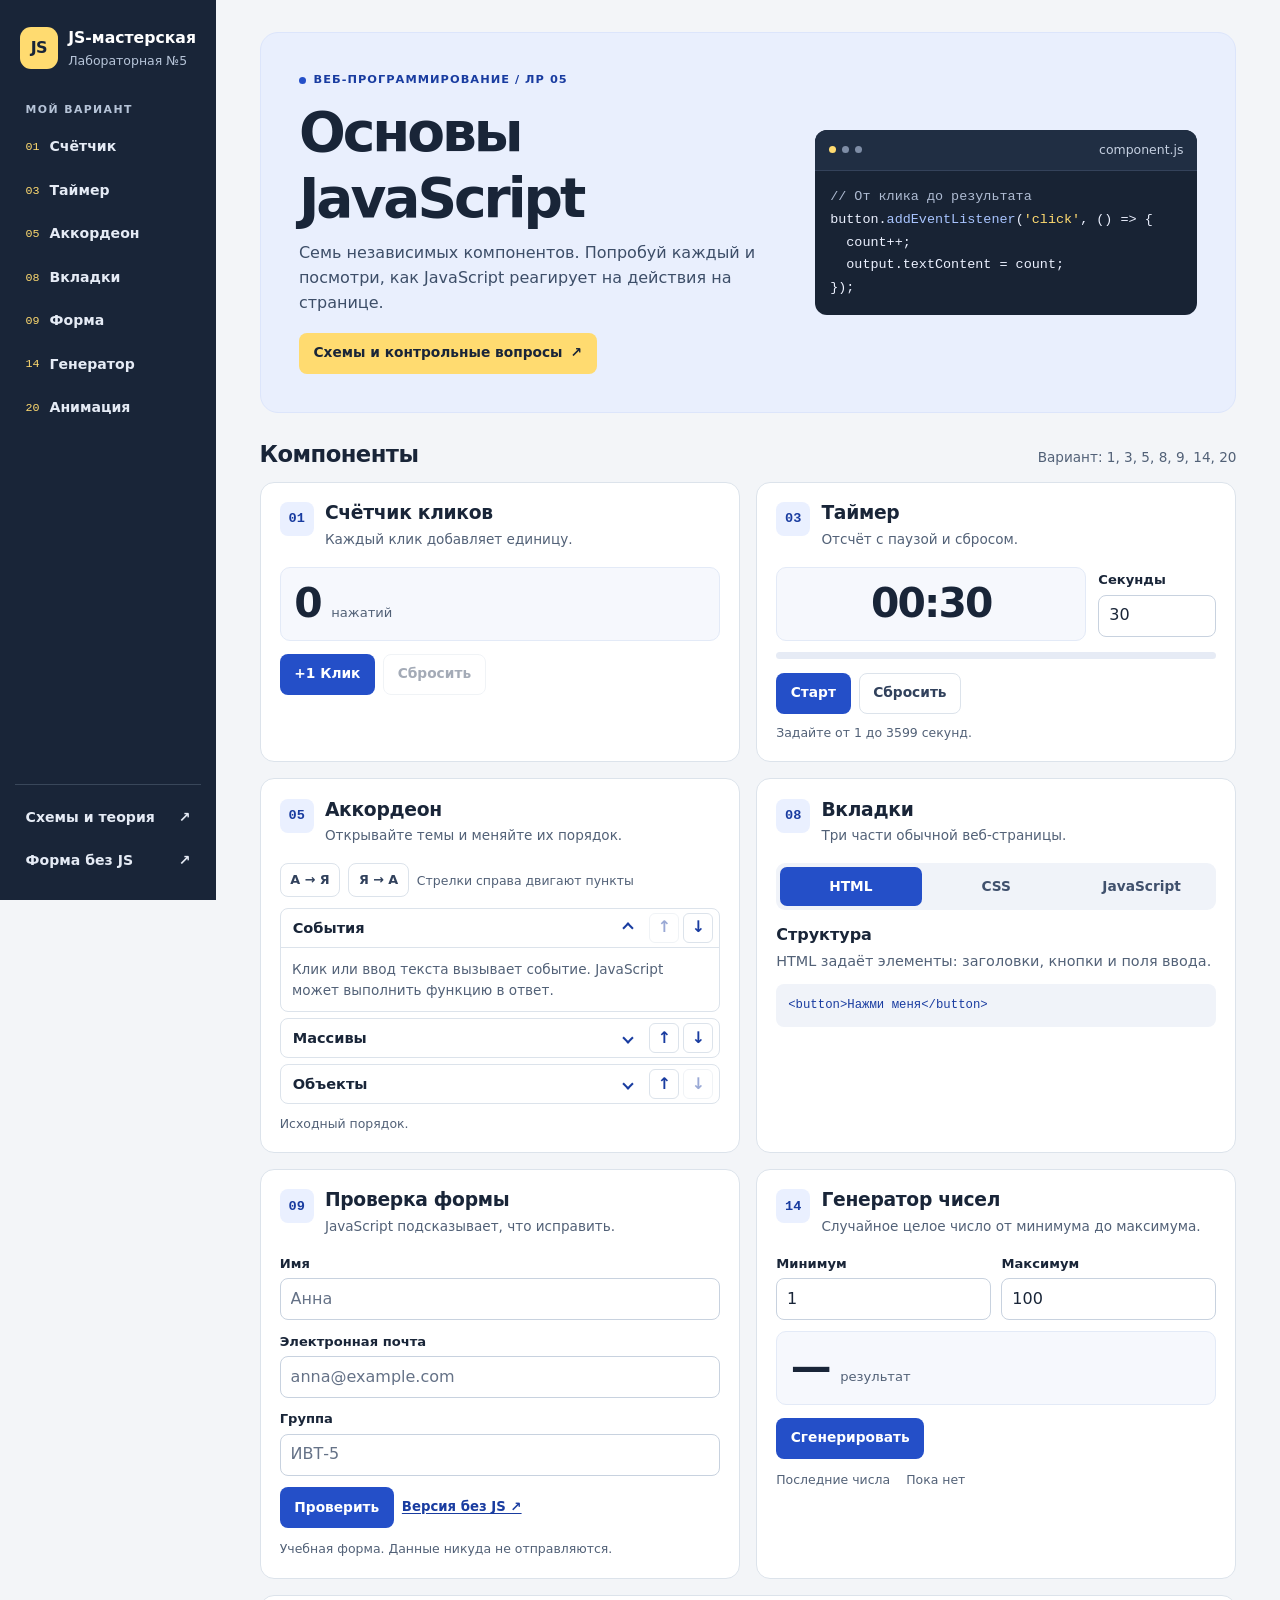
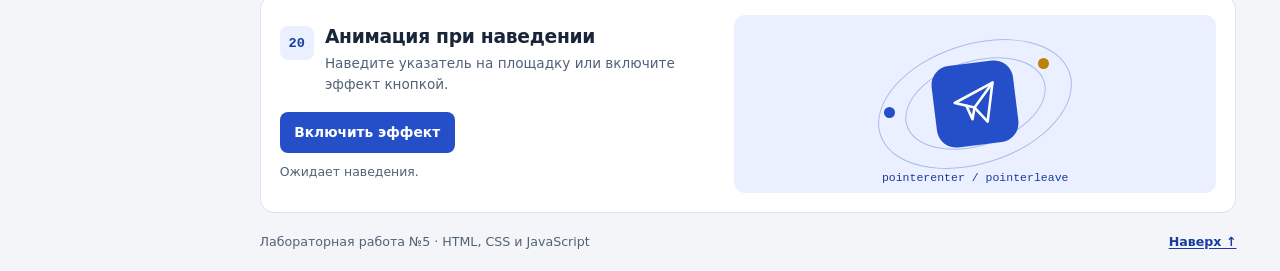
<file: index.html>
<!doctype html>
<html lang="ru">
<head>
  <meta charset="utf-8">
  <meta name="viewport" content="width=device-width, initial-scale=1">
  <meta name="theme-color" content="#182334">
  <title>Лабораторная №5 · JS-мастерская</title>
  <link rel="stylesheet" href="assets/css/style.css">
  <script src="assets/js/counter.js" defer></script>
  <script src="assets/js/countdown.js" defer></script>
  <script src="assets/js/accordion.js" defer></script>
  <script src="assets/js/tabs.js" defer></script>
  <script src="assets/js/validation.js" defer></script>
  <script src="assets/js/random.js" defer></script>
  <script src="assets/js/hover.js" defer></script>
</head>
<body>
  <a class="skip-link" href="#main">К компонентам</a>
  <div class="layout">
    <aside class="sidebar">
      <a class="brand" href="index.html">
        <span class="brand-icon" aria-hidden="true">JS</span>
        <span><strong>JS-мастерская</strong><small>Лабораторная №5</small></span>
      </a>
      <nav class="component-nav" aria-label="Компоненты">
        <p class="nav-label">Мой вариант</p>
        <a href="#counter"><span>01</span> Счётчик</a>
        <a href="#countdown"><span>03</span> Таймер</a>
        <a href="#accordion"><span>05</span> Аккордеон</a>
        <a href="#tabs"><span>08</span> Вкладки</a>
        <a href="#validation"><span>09</span> Форма</a>
        <a href="#random"><span>14</span> Генератор</a>
        <a href="#hover"><span>20</span> Анимация</a>
      </nav>
      <div class="sidebar-bottom">
        <a href="docs/index.html">Схемы и теория <span aria-hidden="true">↗</span></a>
        <a href="native-form.html">Форма без JS <span aria-hidden="true">↗</span></a>
      </div>
    </aside>

    <main class="main" id="main">
      <header class="hero">
        <div>
          <p class="eyebrow"><span class="dot"></span> Веб-программирование / ЛР 05</p>
          <h1>Основы JavaScript</h1>
          <p>Семь независимых компонентов. Попробуй каждый и посмотри, как JavaScript реагирует на действия на странице.</p>
          <a class="button button-accent" href="docs/index.html">Схемы и контрольные вопросы <span aria-hidden="true">↗</span></a>
        </div>
        <div class="hero-code" aria-hidden="true">
          <div class="code-top"><span></span><span></span><span></span><small>component.js</small></div>
          <pre><span class="code-comment">// От клика до результата</span>
button.<span class="code-method">addEventListener</span>(<span class="code-string">'click'</span>, () =&gt; {
  count++;
  output.textContent = count;
});</pre>
        </div>
      </header>

      <noscript><p class="notice">Включите JavaScript, чтобы попробовать компоненты. <a href="native-form.html">Форма на HTML и CSS</a> работает и без него.</p></noscript>

      <div class="section-heading">
        <h2>Компоненты</h2>
        <span>Вариант: 1, 3, 5, 8, 9, 14, 20</span>
      </div>

      <div class="cards">
        <!-- 01. Счётчик кликов -->
        <section class="card" id="counter" aria-labelledby="counter-title">
          <header class="card-heading">
            <span class="number">01</span>
            <div><h3 id="counter-title">Счётчик кликов</h3><p>Каждый клик добавляет единицу.</p></div>
          </header>
          <div class="metric counter-metric">
            <output id="click-count" aria-label="Количество кликов">0</output>
            <span>нажатий</span>
          </div>
          <div class="actions">
            <button class="button button-primary" type="button" id="counter-add">+1 Клик</button>
            <button class="button button-secondary" type="button" id="counter-reset" disabled>Сбросить</button>
          </div>
        </section>

        <!-- 03. Таймер обратного отсчёта -->
        <section class="card" id="countdown" aria-labelledby="timer-title">
          <header class="card-heading">
            <span class="number">03</span>
            <div><h3 id="timer-title">Таймер</h3><p>Отсчёт с паузой и сбросом.</p></div>
          </header>
          <div class="timer-row">
            <div class="metric timer-metric"><span id="timer-display" role="timer" aria-label="Оставшееся время">00:30</span></div>
            <div class="field timer-field">
              <label for="timer-seconds">Секунды</label>
              <input id="timer-seconds" type="number" min="1" max="3599" step="1" required value="30" aria-describedby="timer-error">
            </div>
          </div>
          <progress id="timer-progress" aria-label="Доля прошедшего времени" value="0" max="30"></progress>
          <p class="field-error" id="timer-error" hidden></p>
          <div class="actions">
            <button class="button button-primary" id="timer-toggle" type="button">Старт</button>
            <button class="button button-secondary" id="timer-reset" type="button">Сбросить</button>
          </div>
          <p class="status-line" id="timer-status" role="status">Задайте от 1 до 3599 секунд.</p>
        </section>

        <!-- 05. Аккордеон с сортировкой и перестановкой -->
        <section class="card" id="accordion" aria-labelledby="accordion-title">
          <header class="card-heading">
            <span class="number">05</span>
            <div><h3 id="accordion-title">Аккордеон</h3><p>Открывайте темы и меняйте их порядок.</p></div>
          </header>
          <div class="actions accordion-toolbar" aria-label="Сортировка">
            <button class="button button-secondary button-small" id="sort-asc" type="button">А → Я</button>
            <button class="button button-secondary button-small" id="sort-desc" type="button">Я → А</button>
            <span class="hint">Стрелки справа двигают пункты</span>
          </div>
          <ul class="accordion-list" id="accordion-list">
            <li class="accordion-item" data-title="События">
              <div class="accordion-row">
                <h4><button class="accordion-toggle" id="acc-events" type="button" aria-expanded="true" aria-controls="acc-panel-events"><span>События</span><span class="accordion-icon" aria-hidden="true"></span></button></h4>
                <div class="reorder">
                  <button type="button" data-step="-1" aria-label="Поднять События" disabled>↑</button>
                  <button type="button" data-step="1" aria-label="Опустить События">↓</button>
                </div>
              </div>
              <div class="accordion-content" id="acc-panel-events" role="region" aria-labelledby="acc-events">Клик или ввод текста вызывает событие. JavaScript может выполнить функцию в ответ.</div>
            </li>
            <li class="accordion-item" data-title="Массивы">
              <div class="accordion-row">
                <h4><button class="accordion-toggle" id="acc-arrays" type="button" aria-expanded="false" aria-controls="acc-panel-arrays"><span>Массивы</span><span class="accordion-icon" aria-hidden="true"></span></button></h4>
                <div class="reorder">
                  <button type="button" data-step="-1" aria-label="Поднять Массивы">↑</button>
                  <button type="button" data-step="1" aria-label="Опустить Массивы">↓</button>
                </div>
              </div>
              <div class="accordion-content" id="acc-panel-arrays" role="region" aria-labelledby="acc-arrays" hidden>Массив хранит элементы по порядку. Номер первого элемента — ноль.</div>
            </li>
            <li class="accordion-item" data-title="Объекты">
              <div class="accordion-row">
                <h4><button class="accordion-toggle" id="acc-objects" type="button" aria-expanded="false" aria-controls="acc-panel-objects"><span>Объекты</span><span class="accordion-icon" aria-hidden="true"></span></button></h4>
                <div class="reorder">
                  <button type="button" data-step="-1" aria-label="Поднять Объекты">↑</button>
                  <button type="button" data-step="1" aria-label="Опустить Объекты" disabled>↓</button>
                </div>
              </div>
              <div class="accordion-content" id="acc-panel-objects" role="region" aria-labelledby="acc-objects" hidden>Объект хранит свойства с именами: например, имя и группу студента.</div>
            </li>
          </ul>
          <p class="status-line" id="accordion-status" role="status">Исходный порядок.</p>
        </section>

        <!-- 08. Вкладки -->
        <section class="card" id="tabs" aria-labelledby="tabs-title">
          <header class="card-heading">
            <span class="number">08</span>
            <div><h3 id="tabs-title">Вкладки</h3><p>Три части обычной веб-страницы.</p></div>
          </header>
          <div class="tab-list" role="tablist" aria-label="Части веб-страницы">
            <button id="tab-html" type="button" role="tab" aria-selected="true" aria-controls="panel-html">HTML</button>
            <button id="tab-css" type="button" role="tab" aria-selected="false" aria-controls="panel-css" tabindex="-1">CSS</button>
            <button id="tab-js" type="button" role="tab" aria-selected="false" aria-controls="panel-js" tabindex="-1">JavaScript</button>
          </div>
          <div class="tab-panel" id="panel-html" role="tabpanel" aria-labelledby="tab-html" tabindex="0">
            <h4>Структура</h4>
            <p>HTML задаёт элементы: заголовки, кнопки и поля ввода.</p>
            <pre><code>&lt;button&gt;Нажми меня&lt;/button&gt;</code></pre>
          </div>
          <div class="tab-panel" id="panel-css" role="tabpanel" aria-labelledby="tab-css" tabindex="0" hidden>
            <h4>Оформление</h4>
            <p>CSS определяет цвета, размеры и расположение элементов.</p>
            <pre><code>button { border-radius: 8px; }</code></pre>
          </div>
          <div class="tab-panel" id="panel-js" role="tabpanel" aria-labelledby="tab-js" tabindex="0" hidden>
            <h4>Поведение</h4>
            <p>JavaScript реагирует на действие и обновляет страницу.</p>
            <pre><code>button.addEventListener('click', countClick);</code></pre>
          </div>
        </section>

        <!-- 09. Форма с проверкой на JavaScript -->
        <section class="card" id="validation" aria-labelledby="validation-title">
          <header class="card-heading">
            <span class="number">09</span>
            <div><h3 id="validation-title">Проверка формы</h3><p>JavaScript подсказывает, что исправить.</p></div>
          </header>
          <form id="validation-form" class="form-stack">
            <div class="field">
              <label for="student-name">Имя</label>
              <input id="student-name" data-field="name" type="text" required maxlength="50" placeholder="Анна" aria-describedby="student-name-error">
              <p class="field-error" id="student-name-error" hidden></p>
            </div>
            <div class="field">
              <label for="student-email">Электронная почта</label>
              <input id="student-email" data-field="email" type="email" required maxlength="120" placeholder="anna@example.com" aria-describedby="student-email-error">
              <p class="field-error" id="student-email-error" hidden></p>
            </div>
            <div class="field">
              <label for="student-group">Группа</label>
              <input id="student-group" data-field="group" type="text" required maxlength="9" placeholder="ИВТ-5" aria-describedby="student-group-error">
              <p class="field-error" id="student-group-error" hidden></p>
            </div>
            <div class="actions">
              <button class="button button-primary" type="submit">Проверить</button>
              <a class="text-link" href="native-form.html">Версия без JS ↗</a>
            </div>
            <p id="validation-status" class="status-line" role="status">Учебная форма. Данные никуда не отправляются.</p>
          </form>
        </section>

        <!-- 14. Генератор случайных целых чисел -->
        <section class="card" id="random" aria-labelledby="random-title">
          <header class="card-heading">
            <span class="number">14</span>
            <div><h3 id="random-title">Генератор чисел</h3><p>Случайное целое число от минимума до максимума.</p></div>
          </header>
          <form id="random-form">
            <div class="field-pair">
              <div class="field">
                <label for="random-min">Минимум</label>
                <input id="random-min" type="number" min="-1000000" max="1000000" step="1" required value="1" aria-describedby="random-error">
              </div>
              <div class="field">
                <label for="random-max">Максимум</label>
                <input id="random-max" type="number" min="-1000000" max="1000000" step="1" required value="100" aria-describedby="random-error">
              </div>
            </div>
            <p class="field-error" id="random-error" role="alert" hidden></p>
            <div class="metric random-metric">
              <output id="random-result" aria-label="Случайное число">—</output>
              <span>результат</span>
            </div>
            <button class="button button-primary" type="submit">Сгенерировать</button>
          </form>
          <div class="history">
            <span>Последние числа</span>
            <ol id="random-history" class="history-list" aria-label="Последние числа"></ol>
            <span id="random-history-empty">Пока нет</span>
          </div>
        </section>

        <!-- 20. Анимация при наведении -->
        <section class="card card-wide" id="hover" aria-labelledby="hover-title">
          <div class="hover-copy">
            <header class="card-heading">
              <span class="number">20</span>
              <div><h3 id="hover-title">Анимация при наведении</h3><p>Наведите указатель на площадку или включите эффект кнопкой.</p></div>
            </header>
            <button class="button button-primary" id="hover-toggle" type="button" aria-pressed="false">Включить эффект</button>
            <p class="status-line" id="hover-status" role="status">Ожидает наведения.</p>
          </div>
          <div class="hover-stage" id="hover-stage">
            <div class="orbit orbit-large" aria-hidden="true"></div>
            <div class="orbit orbit-small" aria-hidden="true"></div>
            <span class="orbit-dot orbit-dot-a" aria-hidden="true"></span>
            <span class="orbit-dot orbit-dot-b" aria-hidden="true"></span>
            <div class="hover-tile" aria-hidden="true">
              <svg viewBox="0 0 60 60" width="52" height="52" fill="none">
                <path d="M7 26 53 8 42 52 29 34 7 26Z" stroke="currentColor" stroke-width="3" stroke-linejoin="round"/>
                <path d="m29 34 24-26M29 34l-4 13-5-16" stroke="currentColor" stroke-width="3" stroke-linecap="round" stroke-linejoin="round"/>
              </svg>
            </div>
            <span class="stage-label">pointerenter / pointerleave</span>
          </div>
        </section>
      </div>

      <footer class="footer">
        <span>Лабораторная работа №5 · HTML, CSS и JavaScript</span>
        <a href="#main">Наверх ↑</a>
      </footer>
    </main>
  </div>
</body>
</html>
</file>
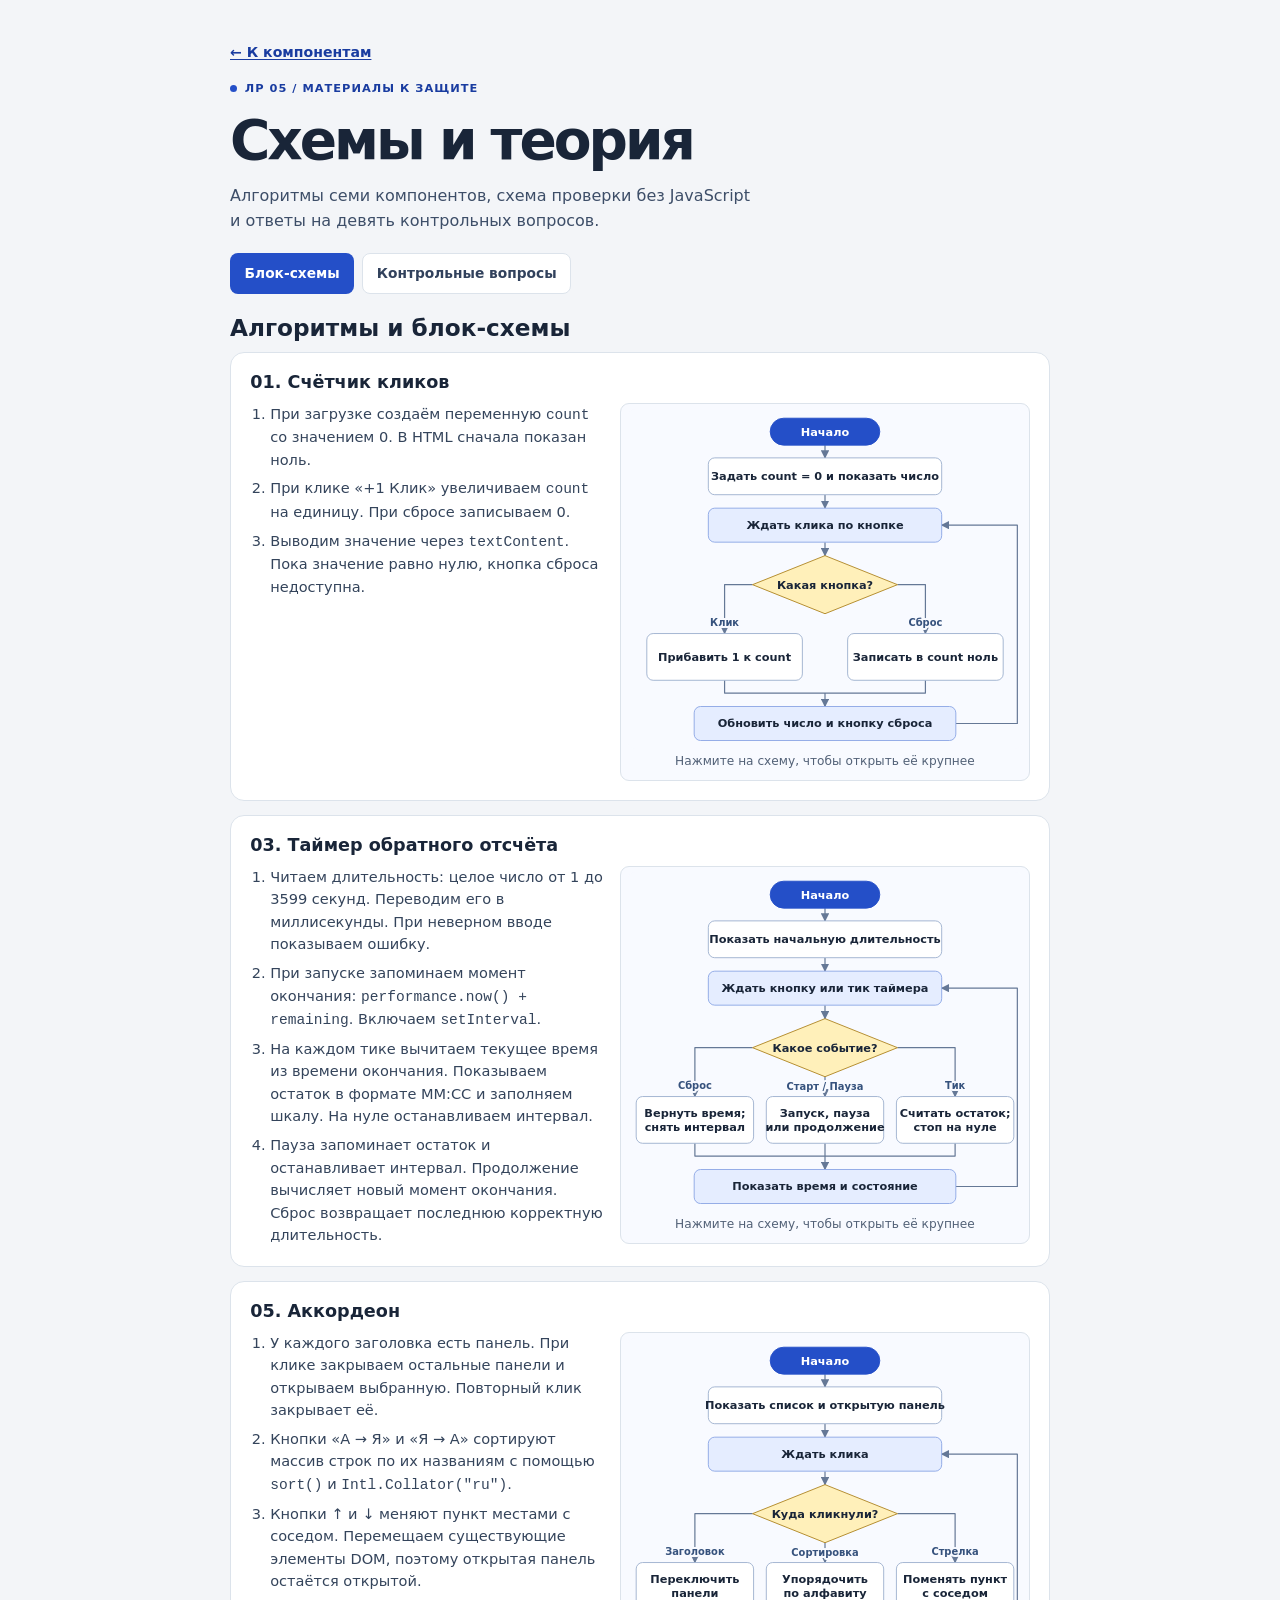
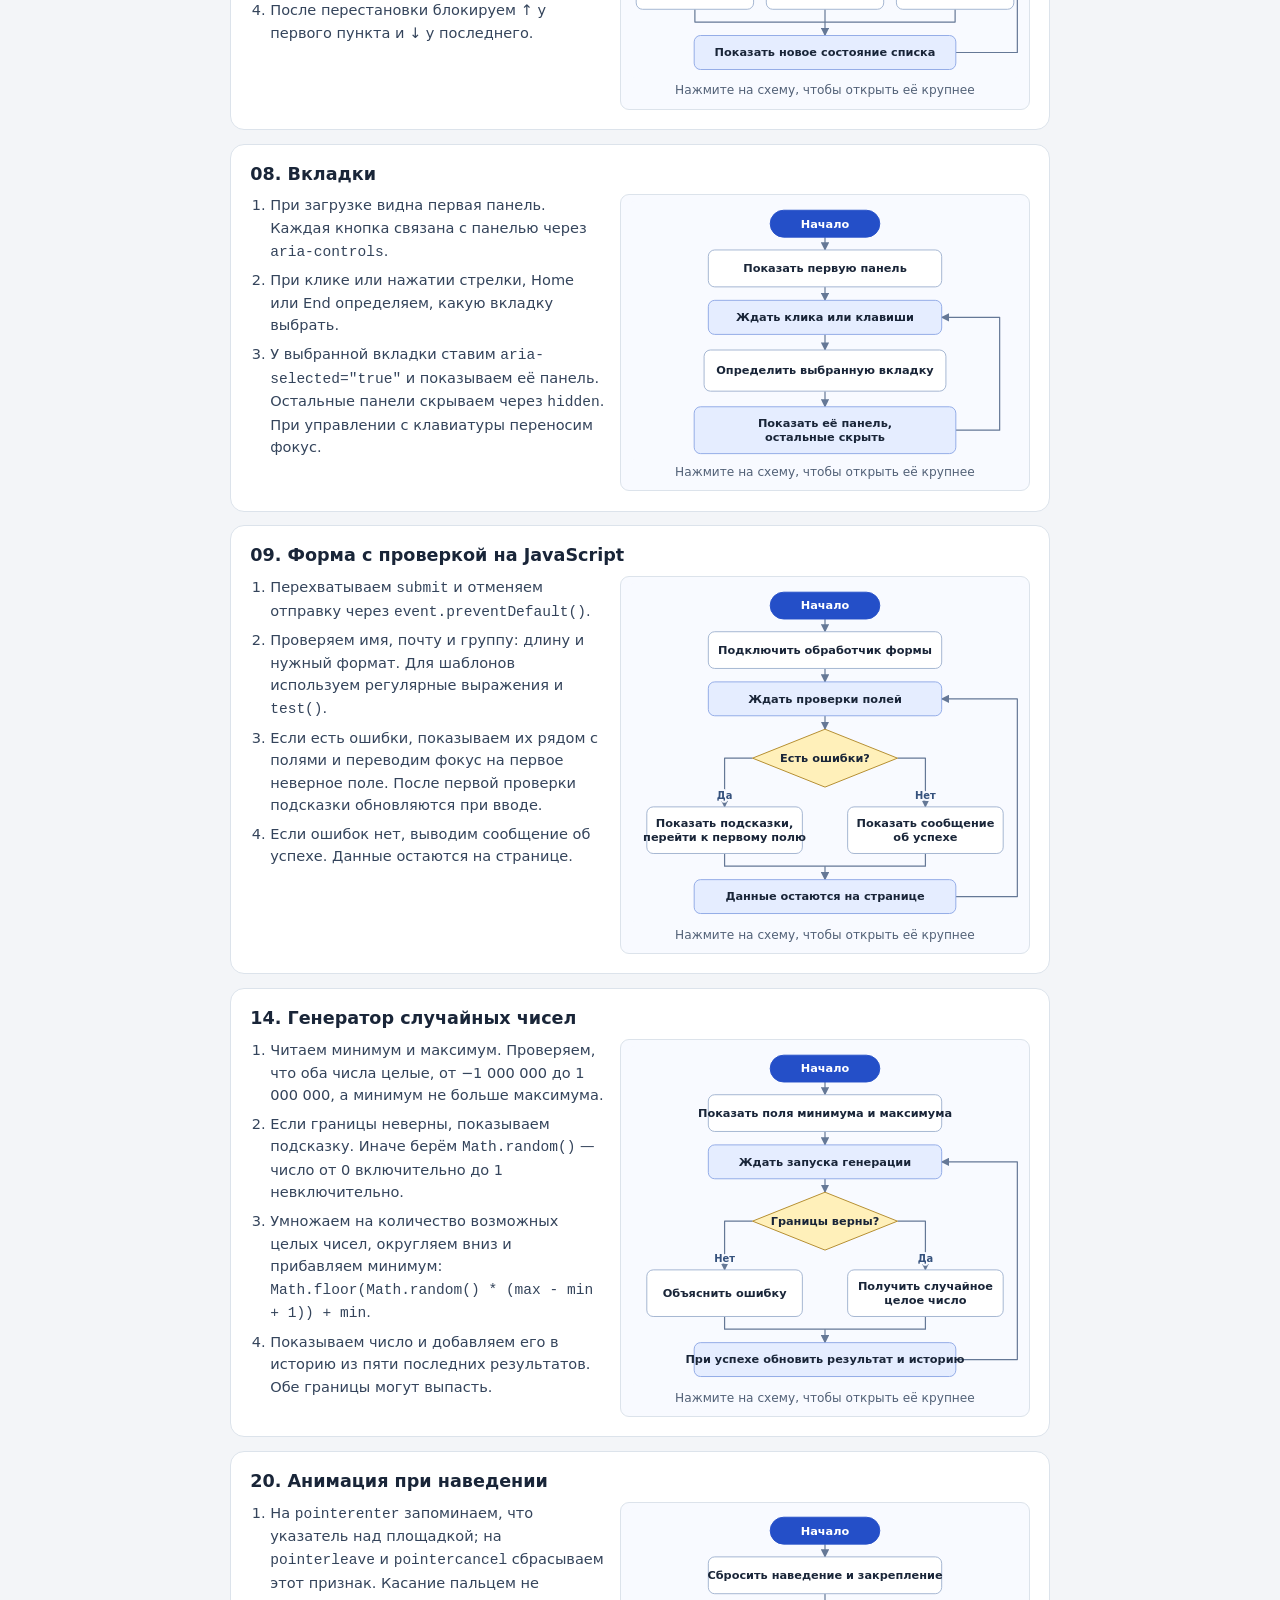
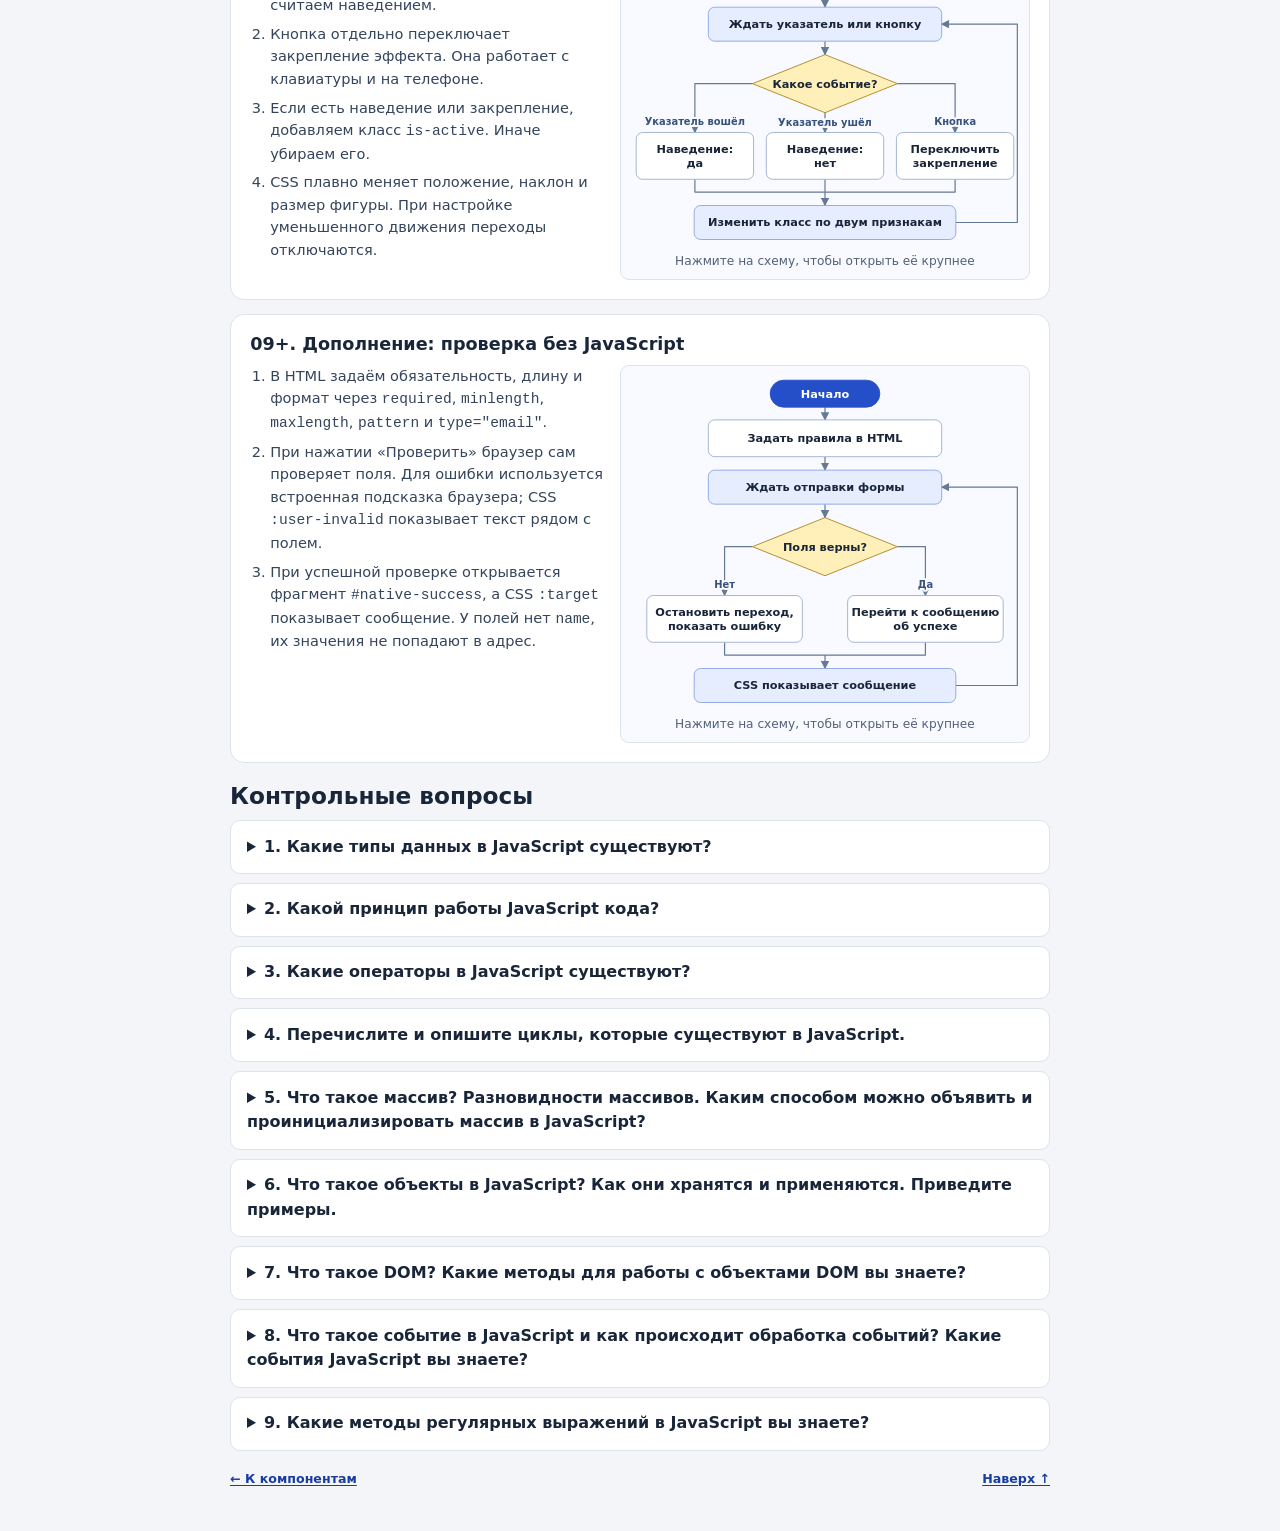
<file: docs/index.html>
<!doctype html>
<html lang="ru">
<head>
  <meta charset="utf-8">
  <meta name="viewport" content="width=device-width, initial-scale=1">
  <title>Схемы и теория · Лабораторная №5</title>
  <link rel="stylesheet" href="../assets/css/style.css">
</head>
<body>
  <main class="standalone">
    <a class="back-link" href="../index.html">← К компонентам</a>
    <header class="page-heading">
      <p class="eyebrow"><span class="dot"></span> ЛР 05 / Материалы к защите</p>
      <h1>Схемы и теория</h1>
      <p>Алгоритмы семи компонентов, схема проверки без JavaScript и ответы на девять контрольных вопросов.</p>
    </header>
    <nav class="docs-nav" aria-label="Материалы">
      <a class="button button-primary" href="#algorithms">Блок-схемы</a>
      <a class="button button-secondary" href="#questions">Контрольные вопросы</a>
    </nav>
    <section class="docs-section" id="algorithms" aria-labelledby="algorithms-title">
      <h2 id="algorithms-title">Алгоритмы и блок-схемы</h2>
      <article class="card algorithm" id="algorithm-counter">
          <h3>01. Счётчик кликов</h3>
          <div class="algorithm-grid">
            <ol><li>При загрузке создаём переменную <code>count</code> со значением 0. В HTML сначала показан ноль.</li><li>При клике «+1 Клик» увеличиваем <code>count</code> на единицу. При сбросе записываем 0.</li><li>Выводим значение через <code>textContent</code>. Пока значение равно нулю, кнопка сброса недоступна.</li></ol>
            <figure>
              <a href="diagrams/counter.svg" aria-label="Открыть блок-схему: Счётчик кликов"><img loading="lazy" src="diagrams/counter.svg" alt="Блок-схема: Счётчик кликов"></a>
              <figcaption>Нажмите на схему, чтобы открыть её крупнее</figcaption>
            </figure>
          </div>
        </article> <article class="card algorithm" id="algorithm-countdown">
          <h3>03. Таймер обратного отсчёта</h3>
          <div class="algorithm-grid">
            <ol><li>Читаем длительность: целое число от 1 до 3599 секунд. Переводим его в миллисекунды. При неверном вводе показываем ошибку.</li><li>При запуске запоминаем момент окончания: <code>performance.now() + remaining</code>. Включаем <code>setInterval</code>.</li><li>На каждом тике вычитаем текущее время из времени окончания. Показываем остаток в формате ММ:СС и заполняем шкалу. На нуле останавливаем интервал.</li><li>Пауза запоминает остаток и останавливает интервал. Продолжение вычисляет новый момент окончания. Сброс возвращает последнюю корректную длительность.</li></ol>
            <figure>
              <a href="diagrams/countdown.svg" aria-label="Открыть блок-схему: Таймер обратного отсчёта"><img loading="lazy" src="diagrams/countdown.svg" alt="Блок-схема: Таймер обратного отсчёта"></a>
              <figcaption>Нажмите на схему, чтобы открыть её крупнее</figcaption>
            </figure>
          </div>
        </article> <article class="card algorithm" id="algorithm-accordion">
          <h3>05. Аккордеон</h3>
          <div class="algorithm-grid">
            <ol><li>У каждого заголовка есть панель. При клике закрываем остальные панели и открываем выбранную. Повторный клик закрывает её.</li><li>Кнопки «А → Я» и «Я → А» сортируют массив строк по их названиям с помощью <code>sort()</code> и <code>Intl.Collator(&quot;ru&quot;)</code>.</li><li>Кнопки ↑ и ↓ меняют пункт местами с соседом. Перемещаем существующие элементы DOM, поэтому открытая панель остаётся открытой.</li><li>После перестановки блокируем ↑ у первого пункта и ↓ у последнего.</li></ol>
            <figure>
              <a href="diagrams/accordion.svg" aria-label="Открыть блок-схему: Аккордеон"><img loading="lazy" src="diagrams/accordion.svg" alt="Блок-схема: Аккордеон"></a>
              <figcaption>Нажмите на схему, чтобы открыть её крупнее</figcaption>
            </figure>
          </div>
        </article> <article class="card algorithm" id="algorithm-tabs">
          <h3>08. Вкладки</h3>
          <div class="algorithm-grid">
            <ol><li>При загрузке видна первая панель. Каждая кнопка связана с панелью через <code>aria-controls</code>.</li><li>При клике или нажатии стрелки, Home или End определяем, какую вкладку выбрать.</li><li>У выбранной вкладки ставим <code>aria-selected=&quot;true&quot;</code> и показываем её панель. Остальные панели скрываем через <code>hidden</code>. При управлении с клавиатуры переносим фокус.</li></ol>
            <figure>
              <a href="diagrams/tabs.svg" aria-label="Открыть блок-схему: Вкладки"><img loading="lazy" src="diagrams/tabs.svg" alt="Блок-схема: Вкладки"></a>
              <figcaption>Нажмите на схему, чтобы открыть её крупнее</figcaption>
            </figure>
          </div>
        </article> <article class="card algorithm" id="algorithm-validation">
          <h3>09. Форма с проверкой на JavaScript</h3>
          <div class="algorithm-grid">
            <ol><li>Перехватываем <code>submit</code> и отменяем отправку через <code>event.preventDefault()</code>.</li><li>Проверяем имя, почту и группу: длину и нужный формат. Для шаблонов используем регулярные выражения и <code>test()</code>.</li><li>Если есть ошибки, показываем их рядом с полями и переводим фокус на первое неверное поле. После первой проверки подсказки обновляются при вводе.</li><li>Если ошибок нет, выводим сообщение об успехе. Данные остаются на странице.</li></ol>
            <figure>
              <a href="diagrams/validation.svg" aria-label="Открыть блок-схему: Форма с проверкой на JavaScript"><img loading="lazy" src="diagrams/validation.svg" alt="Блок-схема: Форма с проверкой на JavaScript"></a>
              <figcaption>Нажмите на схему, чтобы открыть её крупнее</figcaption>
            </figure>
          </div>
        </article> <article class="card algorithm" id="algorithm-random">
          <h3>14. Генератор случайных чисел</h3>
          <div class="algorithm-grid">
            <ol><li>Читаем минимум и максимум. Проверяем, что оба числа целые, от −1 000 000 до 1 000 000, а минимум не больше максимума.</li><li>Если границы неверны, показываем подсказку. Иначе берём <code>Math.random()</code> — число от 0 включительно до 1 невключительно.</li><li>Умножаем на количество возможных целых чисел, округляем вниз и прибавляем минимум: <code>Math.floor(Math.random() * (max - min + 1)) + min</code>.</li><li>Показываем число и добавляем его в историю из пяти последних результатов. Обе границы могут выпасть.</li></ol>
            <figure>
              <a href="diagrams/random.svg" aria-label="Открыть блок-схему: Генератор случайных чисел"><img loading="lazy" src="diagrams/random.svg" alt="Блок-схема: Генератор случайных чисел"></a>
              <figcaption>Нажмите на схему, чтобы открыть её крупнее</figcaption>
            </figure>
          </div>
        </article> <article class="card algorithm" id="algorithm-hover">
          <h3>20. Анимация при наведении</h3>
          <div class="algorithm-grid">
            <ol><li>На <code>pointerenter</code> запоминаем, что указатель над площадкой; на <code>pointerleave</code> и <code>pointercancel</code> сбрасываем этот признак. Касание пальцем не считаем наведением.</li><li>Кнопка отдельно переключает закрепление эффекта. Она работает с клавиатуры и на телефоне.</li><li>Если есть наведение или закрепление, добавляем класс <code>is-active</code>. Иначе убираем его.</li><li>CSS плавно меняет положение, наклон и размер фигуры. При настройке уменьшенного движения переходы отключаются.</li></ol>
            <figure>
              <a href="diagrams/hover.svg" aria-label="Открыть блок-схему: Анимация при наведении"><img loading="lazy" src="diagrams/hover.svg" alt="Блок-схема: Анимация при наведении"></a>
              <figcaption>Нажмите на схему, чтобы открыть её крупнее</figcaption>
            </figure>
          </div>
        </article> <article class="card algorithm" id="algorithm-native">
          <h3>09+. Дополнение: проверка без JavaScript</h3>
          <div class="algorithm-grid">
            <ol><li>В HTML задаём обязательность, длину и формат через <code>required</code>, <code>minlength</code>, <code>maxlength</code>, <code>pattern</code> и <code>type=&quot;email&quot;</code>.</li><li>При нажатии «Проверить» браузер сам проверяет поля. Для ошибки используется встроенная подсказка браузера; CSS <code>:user-invalid</code> показывает текст рядом с полем.</li><li>При успешной проверке открывается фрагмент <code>#native-success</code>, а CSS <code>:target</code> показывает сообщение. У полей нет <code>name</code>, их значения не попадают в адрес.</li></ol>
            <figure>
              <a href="diagrams/native.svg" aria-label="Открыть блок-схему: Дополнение: проверка без JavaScript"><img loading="lazy" src="diagrams/native.svg" alt="Блок-схема: Дополнение: проверка без JavaScript"></a>
              <figcaption>Нажмите на схему, чтобы открыть её крупнее</figcaption>
            </figure>
          </div>
        </article>
    </section>
    <section class="docs-section" id="questions" aria-labelledby="questions-title">
      <h2 id="questions-title">Контрольные вопросы</h2>
      <div class="question-list">
        <details><summary>1. Какие типы данных в JavaScript существуют?</summary><p>Есть семь простых типов: <code>string</code> (строка), <code>number</code> (число), <code>bigint</code> (большое целое), <code>boolean</code> (истина или ложь), <code>undefined</code> (значение ещё не задано), <code>null</code> (явно заданное отсутствие значения), <code>symbol</code> (уникальный идентификатор). Остальные значения относятся к типу <code>object</code>. Массивы и функции тоже являются объектами.</p></details> <details><summary>2. Какой принцип работы JavaScript кода?</summary><p>Движок читает и выполняет код. В браузере скрипт может найти элементы страницы и назначить им обработчики событий. Например, после клика обработчик меняет число на экране. В обычном скрипте синхронные команды выполняются по порядку; обработчик запускается позже, когда произошло событие и поток освободился.</p></details> <details><summary>3. Какие операторы в JavaScript существуют?</summary><p>Арифметические: <code>+</code>, <code>-</code>, <code>*</code>, <code>/</code>, <code>%</code>, <code>**</code>. Присваивание: <code>=</code>, <code>+=</code>, <code>-=</code>. Сравнение: <code>===</code>, <code>!==</code>, <code>&lt;</code>, <code>&gt;</code>, <code>&lt;=</code>, <code>&gt;=</code>. Логические: <code>&amp;&amp;</code>, <code>||</code>, <code>!</code>. Есть и другие: побитовые, условный <code>условие ? да : нет</code>, проверка типа <code>typeof</code>, увеличение <code>++</code> и уменьшение <code>--</code>.</p></details> <details><summary>4. Перечислите и опишите циклы, которые существуют в JavaScript.</summary><p><code>for</code> — повторяет действия, обычно со счётчиком. <code>while</code> — проверяет условие перед каждым проходом. <code>do...while</code> — сначала выполняет тело, поэтому проходит хотя бы один раз. <code>for...of</code> перебирает значения, например элементы массива. <code>for...in</code> перебирает перечисляемые строковые ключи объекта. <code>forEach()</code> — метод массива для обхода элементов, а не отдельная конструкция цикла.</p></details> <details><summary>5. Что такое массив? Разновидности массивов. Каким способом можно объявить и проинициализировать массив в JavaScript?</summary><p>Массив — упорядоченный список, у которого первый индекс равен 0. Бывают обычные одномерные и вложенные массивы, например таблица <code>[[1, 2], [3, 4]]</code>. В обычном массиве могут быть значения разных типов. Создать массив можно литералом <code>const a = [1, 2, 3]</code>, вызовом <code>Array.of(1, 2, 3)</code> или <code>Array.from(&quot;abc&quot;)</code>. Запись <code>new Array(3)</code> создаёт массив длины 3 с пустыми ячейками.</p></details> <details><summary>6. Что такое объекты в JavaScript? Как они хранятся и применяются. Приведите примеры.</summary><p>Объект объединяет свойства с именами и значениями: <code>const student = { name: &quot;Анна&quot;, group: &quot;ИВТ-5&quot; }</code>. Получить группу можно через <code>student.group</code>. Переменная хранит ссылку на объект; если присвоить её другой переменной, обе будут указывать на один объект. Объекты удобны для хранения связанных данных и методов.</p></details> <details><summary>7. Что такое DOM? Какие методы для работы с объектами DOM вы знаете?</summary><p>DOM — представление страницы в виде дерева узлов. <code>getElementById()</code> ищет по идентификатору, <code>querySelector()</code> — первый элемент по CSS-селектору, <code>querySelectorAll()</code> — все совпадения. <code>createElement()</code> создаёт узел, <code>append()</code> добавляет его, <code>remove()</code> удаляет. Свойство <code>textContent</code> меняет текст, а <code>classList.add()</code> добавляет класс.</p></details> <details><summary>8. Что такое событие в JavaScript и как происходит обработка событий? Какие события JavaScript вы знаете?</summary><p>Событие — сигнал о действии, например <code>click</code>, <code>input</code>, <code>submit</code>, <code>keydown</code> или <code>pointerenter</code>. Через <code>addEventListener()</code> назначаем функцию. Когда событие происходит, браузер вызывает её и передаёт объект события. У многих событий есть фаза захвата, целевой элемент и всплытие к родителям. Вызов <code>preventDefault()</code> отменяет стандартное действие, если событие допускает отмену.</p></details> <details><summary>9. Какие методы регулярных выражений в JavaScript вы знаете?</summary><p>У <code>RegExp</code> есть <code>test()</code> (возвращает true или false) и <code>exec()</code> (даёт данные совпадения или null). У строк есть методы, которые принимают регулярное выражение: <code>match()</code> и <code>matchAll()</code> ищут совпадения, <code>search()</code> возвращает индекс первого совпадения, <code>replace()</code> заменяет часть строки, <code>split()</code> делит строку по шаблону.</p></details>
      </div>
    </section>
    <footer class="footer"><a href="../index.html">← К компонентам</a><a href="#top">Наверх ↑</a></footer>
  </main>
</body>
</html>
</file>
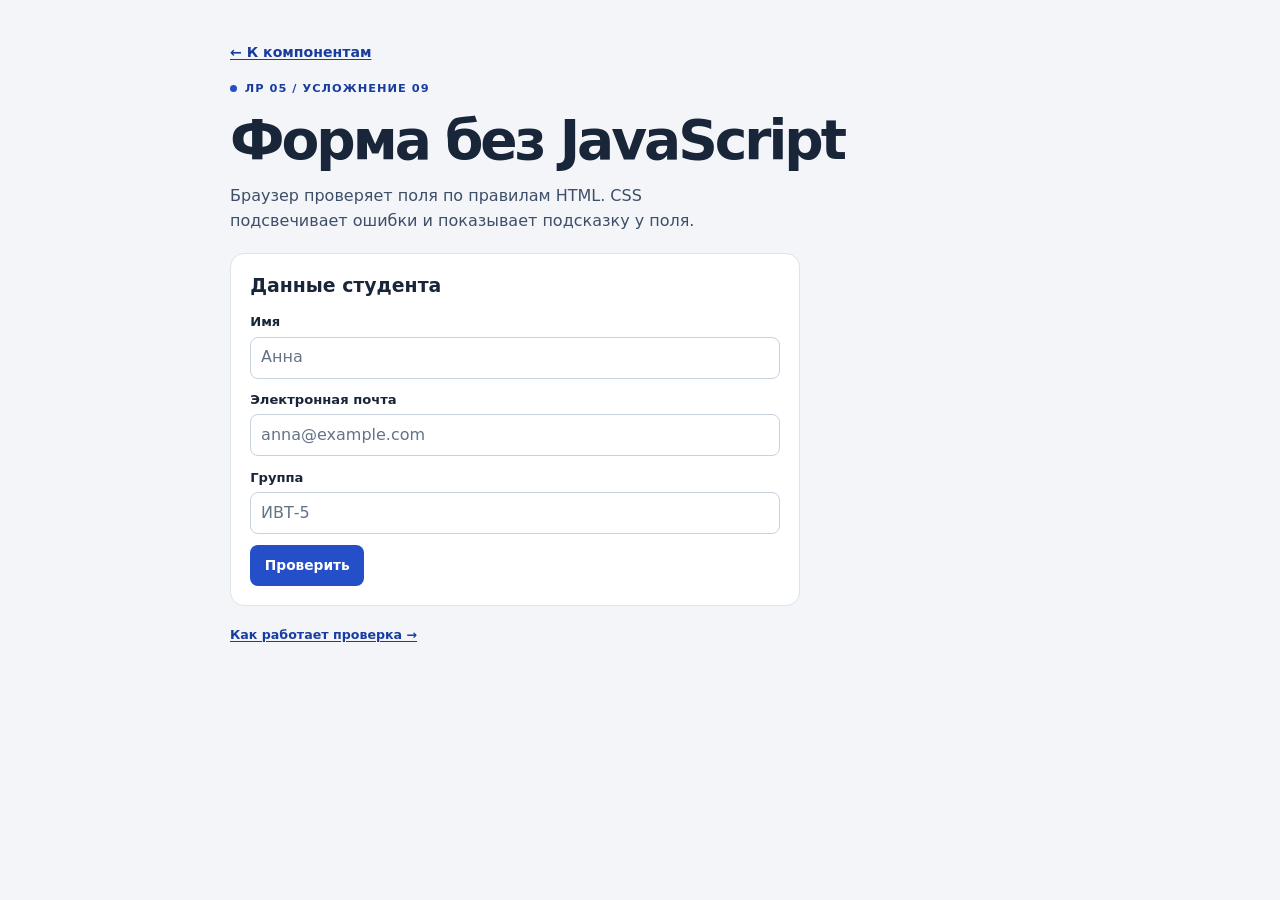
<file: native-form.html>
<!doctype html>
<html lang="ru">
<head>
  <meta charset="utf-8">
  <meta name="viewport" content="width=device-width, initial-scale=1">
  <meta name="theme-color" content="#182334">
  <title>Форма без JavaScript · Лабораторная №5</title>
  <link rel="stylesheet" href="assets/css/style.css">
</head>
<body>
  <main class="standalone">
    <a class="back-link" href="index.html#validation">← К компонентам</a>
    <header class="page-heading">
      <p class="eyebrow"><span class="dot"></span> ЛР 05 / Усложнение 09</p>
      <h1>Форма без JavaScript</h1>
      <p>Браузер проверяет поля по правилам HTML. CSS подсвечивает ошибки и показывает подсказку у поля.</p>
    </header>
    <p class="native-success" id="native-success" tabindex="-1">Все поля заполнены корректно. Учебные данные никуда не отправлены.</p>
    <section class="card native-card" aria-labelledby="native-title">
      <h2 id="native-title">Данные студента</h2>
      <!-- Без name у полей: при успешной проверке значения не попадают в URL. -->
      <form class="form-stack native-form" action="native-form.html#native-success" method="get">
        <div class="field">
          <label for="native-name">Имя</label>
          <input id="native-name" type="text" required minlength="2" maxlength="50"
            pattern="[А-Яа-яЁёA-Za-z]+(?:[ \-][А-Яа-яЁёA-Za-z]+)*"
            placeholder="Анна" title="От 2 до 50 букв, пробелы и дефисы между словами"
            aria-describedby="native-name-error">
          <p class="field-error native-error" id="native-name-error">Введите имя из 2–50 символов. Используйте буквы; пробелы и дефисы допустимы между словами.</p>
        </div>
        <div class="field">
          <label for="native-email">Электронная почта</label>
          <input id="native-email" type="email" required maxlength="120" pattern="[^\s@]+@[^\s@]+\.[^\s@]+"
            placeholder="anna@example.com" title="Адрес вида anna@example.com"
            aria-describedby="native-email-error">
          <p class="field-error native-error" id="native-email-error">Введите адрес вида anna@example.com.</p>
        </div>
        <div class="field">
          <label for="native-group">Группа</label>
          <input id="native-group" type="text" required maxlength="9" pattern="[А-ЯЁA-Z]{2,6}-[0-9]{1,2}"
            placeholder="ИВТ-5" title="От 2 до 6 заглавных букв, дефис и 1–2 цифры"
            aria-describedby="native-group-error">
          <p class="field-error native-error" id="native-group-error">Введите 2–6 заглавных букв, дефис и 1–2 цифры. Например, ИВТ-5.</p>
        </div>
        <button class="button button-primary" type="submit">Проверить</button>
      </form>
    </section>
    <footer class="footer"><a href="docs/index.html#algorithm-validation">Как работает проверка →</a></footer>
  </main>
</body>
</html>
</file>
<file: assets/css/style.css>
:root {
  color-scheme: light;
  --ink: #192538;
  --muted: #526177;
  --paper: #f3f5f8;
  --white: #fff;
  --line: #dce3eb;
  --blue: #244fc8;
  --blue-dark: #193ca0;
  --blue-soft: #eaf0ff;
  --nav: #192538;
  --yellow: #ffdb70;
  --danger: #a22639;
  --success: #18603e;
  font: 16px/1.55 system-ui, -apple-system, "Segoe UI", sans-serif;
  color: var(--ink);
  background: var(--paper);
}

* { box-sizing: border-box; }
[hidden] { display: none !important; }
body { margin: 0; }
a { color: inherit; }
button, input { font: inherit; }
button { cursor: pointer; }
button:disabled { cursor: default; }
:focus-visible { outline: 3px solid #638cff; outline-offset: 3px; }
h1, h2, h3, h4, p, pre { margin: 0; }
h1, h2, h3, h4 { line-height: 1.2; }
small { font-size: .78rem; }

.skip-link {
  position: fixed; z-index: 2; top: .7rem; left: .7rem;
  padding: .5rem 1rem; background: var(--white);
  transform: translateY(-200%);
}
.skip-link:focus { transform: none; }

.layout { display: grid; grid-template-columns: 216px minmax(0, 1fr); min-height: 100vh; }
.sidebar {
  position: sticky; top: 0; align-self: start; min-height: 100vh;
  display: flex; flex-direction: column; gap: 2rem;
  padding: 1.65rem .95rem 1.2rem;
  background: var(--nav); color: #e5ebf5;
}
.brand { display: flex; align-items: center; gap: .65rem; margin: 0 .3rem; text-decoration: none; }
.brand strong { display: block; color: #fff; font-size: .98rem; white-space: nowrap; }
.brand small { display: block; color: #b6c4d8; }
.brand-icon {
  display: grid; place-items: center;
  width: 42px; height: 42px; border-radius: 11px;
  background: var(--yellow); color: var(--ink);
  font-weight: 850; letter-spacing: -.04em;
}
.component-nav { display: grid; gap: .25rem; }
.nav-label {
  margin: 0 .65rem .3rem; color: #b6c4d8; text-transform: uppercase;
  font-size: .68rem; font-weight: 750; letter-spacing: .13em;
}
.component-nav a, .sidebar-bottom a {
  display: flex; align-items: center; gap: .62rem;
  padding: .55rem .65rem; border-radius: .55rem;
  text-decoration: none; font-size: .88rem; font-weight: 600;
}
.component-nav a span {
  color: var(--yellow); font: .73rem ui-monospace, Consolas, monospace;
}
.component-nav a:hover, .sidebar-bottom a:hover { background: #293952; }
.sidebar-bottom { display: grid; gap: .25rem; margin-top: auto; padding-top: .8rem; border-top: 1px solid #39475a; }
.sidebar-bottom a { justify-content: space-between; }

.main {
  width: min(100%, 1250px); margin-inline: auto;
  padding: 2rem clamp(1rem, 3.4vw, 3rem) 1rem;
}
.hero {
  display: grid; grid-template-columns: minmax(0, 1.25fr) minmax(0, 1fr);
  align-items: center; gap: clamp(1rem, 3vw, 2.5rem); padding: clamp(1.1rem, 3vw, 2.4rem);
  border: 1px solid #dce5fb; border-radius: 18px; background: #e9effd;
}
.eyebrow {
  display: flex; align-items: center; gap: .48rem; margin-bottom: .62rem;
  font-size: .71rem; font-weight: 800; letter-spacing: .09em; text-transform: uppercase;
  color: var(--blue-dark);
}
.dot { width: 7px; height: 7px; flex: 0 0 7px; border-radius: 50%; background: var(--blue); }
h1 { font-size: clamp(2rem, 4.3vw, 3.55rem); letter-spacing: -.055em; }
.hero p:not(.eyebrow), .page-heading p:not(.eyebrow) { color: #3d4e68; margin-top: .65rem; max-width: 52ch; }
.hero .button { margin-top: 1.05rem; }
.hero-code { min-width: 0; overflow: hidden; border-radius: 12px; background: #182334; color: #ecf1ff; }
.code-top {
  display: flex; align-items: center; gap: 6px; padding: .65rem .85rem;
  border-bottom: 1px solid #34425a; background: #202e43;
}
.code-top > span { width: 7px; height: 7px; border-radius: 50%; background: #7e8da6; }
.code-top > span:first-child { background: var(--yellow); }
.code-top small { margin-left: auto; color: #c4cfe0; }
pre, code { font-family: ui-monospace, Consolas, monospace; }
.hero-code pre { padding: .95rem; font-size: clamp(.63rem, 1.06vw, .84rem); line-height: 1.7; white-space: pre-wrap; overflow-wrap: anywhere; }
.code-comment { color: #aebbd2; }
.code-method { color: #a8c4ff; }
.code-string { color: #ffdb70; }

.section-heading { display: flex; align-items: baseline; justify-content: space-between; flex-wrap: wrap; gap: .45rem 1rem; margin: 1.75rem 0 .85rem; }
.section-heading h2 { font-size: 1.42rem; letter-spacing: -.025em; }
.section-heading > span { font-size: .85rem; color: var(--muted); }
.cards { display: grid; grid-template-columns: repeat(2, minmax(0, 1fr)); gap: 1rem; }
.card { min-width: 0; padding: 1.2rem; border: 1px solid var(--line); border-radius: 14px; background: var(--white); scroll-margin-top: 1rem; }
.card:target { border-color: #6688ee; }
.card-heading { display: flex; align-items: flex-start; gap: .7rem; margin-bottom: 1.05rem; }
.card-heading h3 { font-size: 1.17rem; letter-spacing: -.016em; }
.card-heading p { color: var(--muted); font-size: .85rem; margin-top: .27rem; }
.number {
  display: inline-grid; place-items: center; min-width: 34px; height: 34px; padding-inline: .35rem;
  background: var(--blue-soft); border-radius: 8px; color: var(--blue-dark);
  font: 750 .85rem ui-monospace, Consolas, monospace;
}
.button {
  min-height: 41px; display: inline-flex; align-items: center; justify-content: center; gap: .5rem;
  border: 1px solid transparent; border-radius: 8px; padding: .5rem .85rem;
  font-size: .86rem; font-weight: 720; line-height: 1.3; text-decoration: none;
  transition: background-color .15s, transform .15s;
}
.button:not(:disabled):active { transform: translateY(1px); }
.button-primary { color: #fff; background: var(--blue); }
.button-primary:hover { background: var(--blue-dark); }
.button-accent { color: var(--ink); background: var(--yellow); }
.button-accent:hover { background: #ffcd46; }
.button-secondary { background: #fff; border-color: var(--line); color: #31415c; }
.button-secondary:hover:not(:disabled) { background: var(--paper); border-color: #b0bed2; }
.button:disabled, .reorder button:disabled { opacity: .44; }
.button-small { min-height: 34px; font-size: .8rem; padding: .35rem .6rem; }
.actions { display: flex; align-items: center; flex-wrap: wrap; gap: .5rem; }
.text-link, .back-link, .footer a { color: var(--blue-dark); font-weight: 650; text-underline-offset: .15em; }
.text-link { font-size: .83rem; }
.status-line, .hint { color: var(--muted); font-size: .78rem; }
.status-line { margin-top: .58rem; min-height: 1.2em; }
.status-line.is-success { color: var(--success); font-weight: 650; }
.notice { margin-top: 1rem; border: 1px solid #e6ce8d; border-radius: 10px; padding: .8rem; background: #fff8e3; }

.metric {
  display: flex; align-items: baseline; gap: .65rem; padding: .6rem .85rem;
  border: 1px solid #e3eaf7; border-radius: 10px; background: #f6f8fd;
}
.metric > :first-child {
  font-size: clamp(1.75rem, 4vw, 2.55rem); font-weight: 780; line-height: 1.3;
  font-variant-numeric: tabular-nums; letter-spacing: -.045em; overflow-wrap: anywhere;
}
.metric > span:not(:first-child) { color: var(--muted); font-size: .82rem; }
.counter-metric, .random-metric { margin-bottom: .8rem; }
.timer-row { display: grid; grid-template-columns: minmax(0, 1fr) minmax(85px, 118px); align-items: center; gap: .75rem; }
.timer-metric { justify-content: center; }
progress {
  display: block; width: 100%; height: 7px; margin: .7rem 0 .85rem;
  overflow: hidden; border: 0; border-radius: 10px; background: #e6ebf5; accent-color: var(--blue);
}
progress::-webkit-progress-bar { background: #e6ebf5; }
progress::-webkit-progress-value { background: var(--blue); }
progress::-moz-progress-bar { background: var(--blue); }

.field { display: grid; gap: .25rem; min-width: 0; }
.field label { font-weight: 700; font-size: .82rem; }
.field input {
  width: 100%; min-width: 0; padding: .48rem .62rem;
  border: 1px solid #c8d2df; border-radius: 8px; background: #fff; color: var(--ink);
}
.field input:disabled { color: var(--muted); background: var(--paper); }
.field input::placeholder { color: #657287; }
.field input[aria-invalid="true"] { border-color: var(--danger); }
.field-error { color: var(--danger); font-size: .79rem; line-height: 1.4; }
#timer-error, #random-error { margin-bottom: .55rem; }
.form-stack { display: grid; gap: .7rem; }
.form-stack > .button { justify-self: start; }
.form-stack .status-line { margin: 0; }
.field-pair { display: grid; grid-template-columns: repeat(2, minmax(0, 1fr)); gap: .65rem; margin-bottom: .65rem; }
.history { display: flex; align-items: center; flex-wrap: wrap; gap: .32rem .5rem; color: var(--muted); font-size: .78rem; margin-top: .7rem; }
.history-list { display: flex; flex-wrap: wrap; gap: .27rem; margin: 0; padding: 0; list-style: none; }
.history-list li { padding: .1rem .4rem; border-radius: .3rem; background: var(--blue-soft); color: var(--blue-dark); font-variant-numeric: tabular-nums; }

.accordion-toolbar { margin-bottom: .65rem; }
.accordion-list { display: grid; gap: .35rem; margin: 0; padding: 0; list-style: none; }
.accordion-item { border: 1px solid var(--line); border-radius: 8px; }
.accordion-row { display: flex; align-items: center; gap: .3rem; padding: .18rem .35rem .18rem .3rem; }
.accordion-row h4 { flex: 1; min-width: 0; }
.accordion-toggle {
  display: flex; width: 100%; align-items: center; justify-content: space-between;
  gap: .5rem; padding: .48rem .45rem; border: 0; border-radius: 6px; background: transparent;
  color: var(--ink); text-align: left; font-size: .91rem; font-weight: 720;
}
.accordion-toggle:hover, .reorder button:hover:not(:disabled) { background: var(--blue-soft); }
.accordion-icon {
  width: 8px; height: 8px; flex: 0 0 8px; margin-right: .3rem;
  border-right: 2px solid var(--blue-dark); border-bottom: 2px solid var(--blue-dark);
  transform: rotate(45deg); transition: transform .15s;
}
.accordion-toggle[aria-expanded="true"] .accordion-icon { transform: rotate(225deg); }
.reorder { display: flex; gap: .25rem; }
.reorder button {
  display: grid; place-items: center; width: 30px; height: 30px; padding: 0;
  border: 1px solid var(--line); border-radius: 6px; background: #fff; color: var(--blue-dark); font-weight: 800;
}
.accordion-content { border-top: 1px solid var(--line); padding: .65rem .7rem; color: var(--muted); font-size: .85rem; }

.tab-list { display: flex; flex-wrap: wrap; gap: .25rem; padding: .25rem; border-radius: 9px; background: #f0f3f9; }
.tab-list button { flex: 1; min-height: 39px; padding: .3rem .55rem; border: 0; border-radius: 7px; background: transparent; color: #40516d; font-size: .86rem; font-weight: 720; }
.tab-list button[aria-selected="true"] { background: var(--blue); color: #fff; }
.tab-list button[aria-selected="false"]:hover { background: #e1e9fc; }
.tab-panel { padding-top: .95rem; }
.tab-panel h4 { font-size: 1rem; }
.tab-panel p { margin-top: .35rem; color: var(--muted); font-size: .9rem; }
.tab-panel pre { margin-top: .72rem; padding: .75rem; border-radius: 8px; background: #f0f3f9; color: var(--blue-dark); font-size: .77rem; white-space: pre-wrap; overflow-wrap: anywhere; }

.card-wide { grid-column: 1 / -1; display: grid; grid-template-columns: 1fr 1.1fr; align-items: center; gap: 1rem; }
.hover-stage {
  position: relative; display: grid; min-height: 178px; place-items: center; overflow: hidden;
  border-radius: 11px; background: #eaf0ff; transition: background-color .35s;
}
.hover-stage.is-active { background: #dce8ff; }
.orbit, .orbit-dot { position: absolute; pointer-events: none; }
.orbit { width: 200px; height: 120px; border: 1px solid #aabce8; border-radius: 50%; transform: rotate(-18deg); }
.orbit-small { width: 145px; height: 85px; }
.orbit-dot { width: 11px; height: 11px; border-radius: 50%; background: var(--blue); }
.orbit-dot-a { left: calc(50% - 91px); top: 52%; }
.orbit-dot-b { right: calc(50% - 74px); top: 24%; background: #ba8306; }
.hover-tile {
  position: relative; display: grid; place-items: center; width: 82px; height: 82px;
  border-radius: 19px; background: var(--blue); color: #fff; transform: rotate(-7deg);
  transition: transform .4s ease, background-color .35s, box-shadow .35s;
}
.hover-stage.is-active .hover-tile { background: var(--blue-dark); box-shadow: 0 14px 22px #1e3d8340; transform: translate(21px, -13px) rotate(10deg) scale(1.12); }
.stage-label { position: absolute; bottom: .55rem; color: var(--blue-dark); font: .72rem ui-monospace, Consolas, monospace; }

.footer { display: flex; justify-content: space-between; flex-wrap: wrap; gap: .5rem; padding: 1.15rem 0 .25rem; color: var(--muted); font-size: .79rem; }
.standalone { width: min(100%, 900px); margin: 0 auto; padding: clamp(1rem, 4vw, 2.5rem); }
.back-link { display: inline-block; margin-bottom: 1rem; font-size: .88rem; }
.page-heading { margin-bottom: 1.25rem; }
.native-card { max-width: 570px; }
.native-card h2 { margin-bottom: 1rem; font-size: 1.18rem; }
.native-error, .native-success { display: none; }
.native-success:target { display: block; padding: .75rem; margin-bottom: .7rem; border: 1px solid #b5d9c6; border-radius: 8px; background: #e9f7ee; color: var(--success); }
.native-form input:user-invalid { border-color: var(--danger); }
.native-form input:user-invalid + .native-error { display: block; }
@supports not selector(input:user-invalid) {
  .native-form input:invalid:not(:placeholder-shown) { border-color: var(--danger); }
  .native-form input:invalid:not(:placeholder-shown) + .native-error { display: block; }
}

.docs-nav { display: flex; flex-wrap: wrap; gap: .5rem; margin-bottom: 1.2rem; }
.docs-section { margin-top: 1.15rem; }
.docs-section > h2 { margin-bottom: .65rem; font-size: 1.45rem; }
.algorithm { margin-bottom: .85rem; }
.algorithm h3 { margin-bottom: .6rem; font-size: 1.1rem; }
.algorithm-grid { display: grid; grid-template-columns: minmax(0, 1fr) minmax(0, 1.15fr); align-items: start; gap: .85rem; }
.algorithm ol { margin: 0; padding-left: 1.25rem; color: #34445b; font-size: .91rem; }
.algorithm li + li { margin-top: .38rem; }
.algorithm figure { margin: 0; padding: .35rem; border: 1px solid var(--line); border-radius: 9px; background: #f8faff; }
.algorithm figure img { display: block; width: 100%; height: auto; }
.algorithm figcaption { text-align: center; padding: .2rem .4rem; color: var(--muted); font-size: .76rem; }
.question-list { display: grid; gap: .55rem; }
.question-list details { padding: .85rem 1rem; border: 1px solid var(--line); border-radius: 10px; background: var(--white); }
.question-list summary { font-weight: 720; cursor: pointer; }
.question-list p { margin-top: .55rem; color: #34445b; }
.algorithm code, .question-list code { overflow-wrap: anywhere; }

@media (max-width: 1010px) {
  .layout { grid-template-columns: 180px minmax(0, 1fr); }
  .sidebar { padding-inline: .65rem; }
  .hero { gap: 1rem; }
}
@media (max-width: 800px) {
  .layout { display: block; }
  .sidebar { position: static; min-height: 0; gap: .6rem; padding: .8rem 1rem; }
  .brand { margin: 0; }
  .component-nav { display: flex; overflow-x: auto; gap: .15rem; scrollbar-color: #6c7d98 var(--nav); }
  .nav-label { display: none; }
  .component-nav a { flex-shrink: 0; padding: .42rem .5rem; }
  .sidebar-bottom { display: flex; flex-wrap: wrap; gap: .25rem .9rem; padding-top: .35rem; }
  .sidebar-bottom a { padding: .25rem 0; }
  .main { padding-top: 1rem; }
}
@media (max-width: 580px) {
  .cards, .hero, .card-wide, .algorithm-grid { grid-template-columns: minmax(0, 1fr); }
  .card { padding: 1rem; }
  .hero-code pre { font-size: .75rem; }
  .card-wide { gap: .75rem; }
}
@media (prefers-reduced-motion: reduce) {
  *, *::before, *::after { transition: none !important; animation: none !important; }
}
</file>
